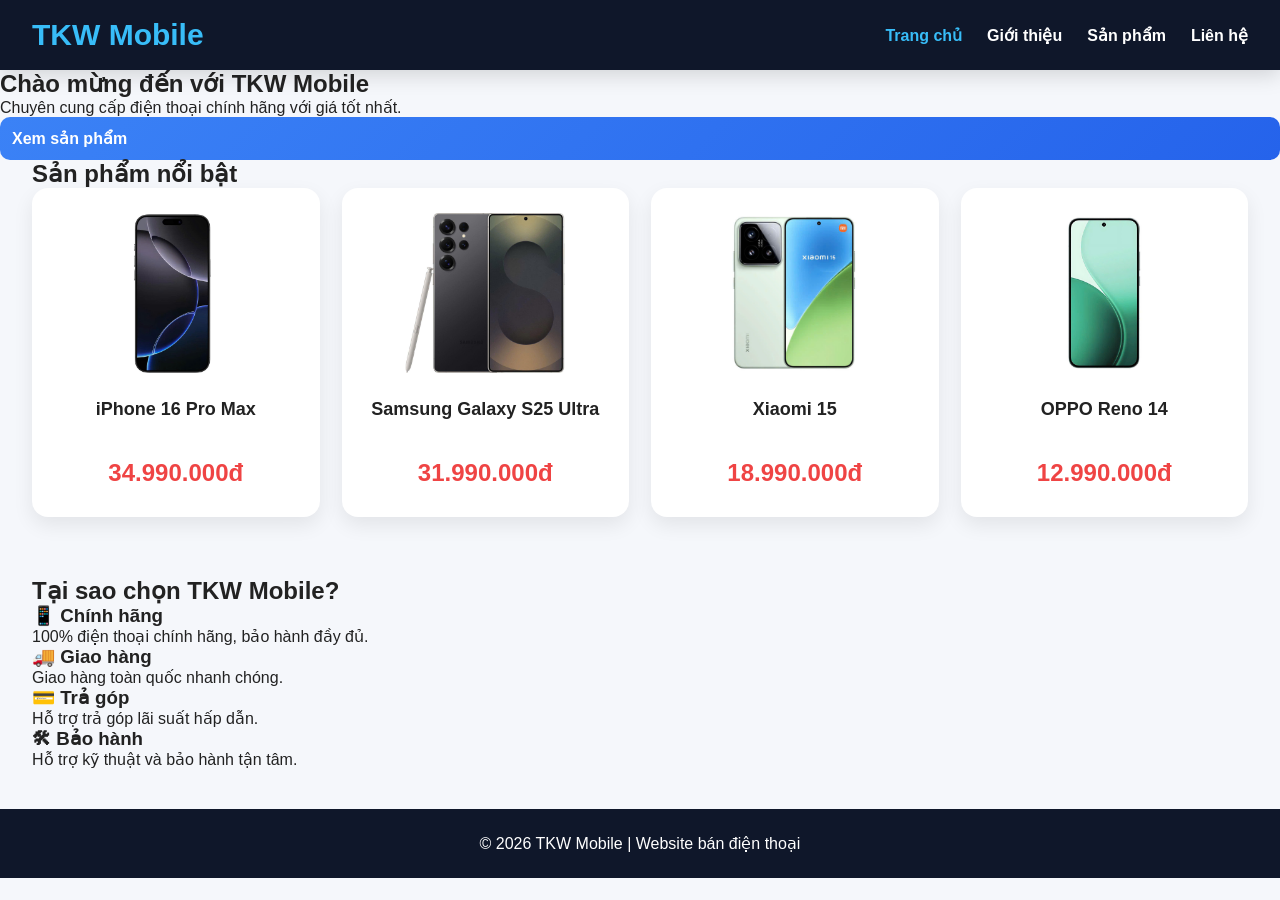
<file: index.html>
<!DOCTYPE html>
<html lang="vi">
<head>
    <meta charset="UTF-8">
    <meta name="viewport" content="width=device-width, initial-scale=1.0">
    <title>TKW Mobile | Website Bán Điện Thoại</title>
    <link rel="stylesheet" href="css/style.css">
</head>
<body>

<header>
    <div class="container">
        <h1>TKW Mobile</h1>

        <nav>
            <ul>
                <li><a href="index.html" class="active">Trang chủ</a></li>
                <li><a href="html/gioi-thieu.html">Giới thiệu</a></li>
                <li><a href="html/san-pham.html">Sản phẩm</a></li>
                <li><a href="html/lien-he.html">Liên hệ</a></li>
            </ul>
        </nav>
    </div>
</header>

<section class="hero">
    <div class="hero-content">
        <h2>Chào mừng đến với TKW Mobile</h2>
        <p>Chuyên cung cấp điện thoại chính hãng với giá tốt nhất.</p>
        <a href="html/san-pham.html" class="btn">Xem sản phẩm</a>
    </div>
</section>

<section class="container">
    <h2 class="title">Sản phẩm nổi bật</h2>

    <div class="products">

        <div class="product">
            <img src="assets/sp1.jpg" alt="iPhone 16 Pro Max">
            <h3>iPhone 16 Pro Max</h3>
            <p class="price">34.990.000đ</p>
        </div>

        <div class="product">
            <img src="assets/sp2.jpg" alt="Samsung Galaxy S25 Ultra">
            <h3>Samsung Galaxy S25 Ultra</h3>
            <p class="price">31.990.000đ</p>
        </div>

        <div class="product">
            <img src="assets/sp3.jpg" alt="Xiaomi 15">
            <h3>Xiaomi 15</h3>
            <p class="price">18.990.000đ</p>
        </div>

        <div class="product">
            <img src="assets/sp4.jpg" alt="OPPO Reno 14">
            <h3>OPPO Reno 14</h3>
            <p class="price">12.990.000đ</p>
        </div>

    </div>
</section>

<section class="about">
    <div class="container">
        <h2>Tại sao chọn TKW Mobile?</h2>

        <div class="features">

            <div class="feature">
                <h3>📱 Chính hãng</h3>
                <p>100% điện thoại chính hãng, bảo hành đầy đủ.</p>
            </div>

            <div class="feature">
                <h3>🚚 Giao hàng</h3>
                <p>Giao hàng toàn quốc nhanh chóng.</p>
            </div>

            <div class="feature">
                <h3>💳 Trả góp</h3>
                <p>Hỗ trợ trả góp lãi suất hấp dẫn.</p>
            </div>

            <div class="feature">
                <h3>🛠 Bảo hành</h3>
                <p>Hỗ trợ kỹ thuật và bảo hành tận tâm.</p>
            </div>

        </div>
    </div>
</section>

<footer>
    <p>© 2026 TKW Mobile | Website bán điện thoại</p>
</footer>

</body>
</html>
</file>
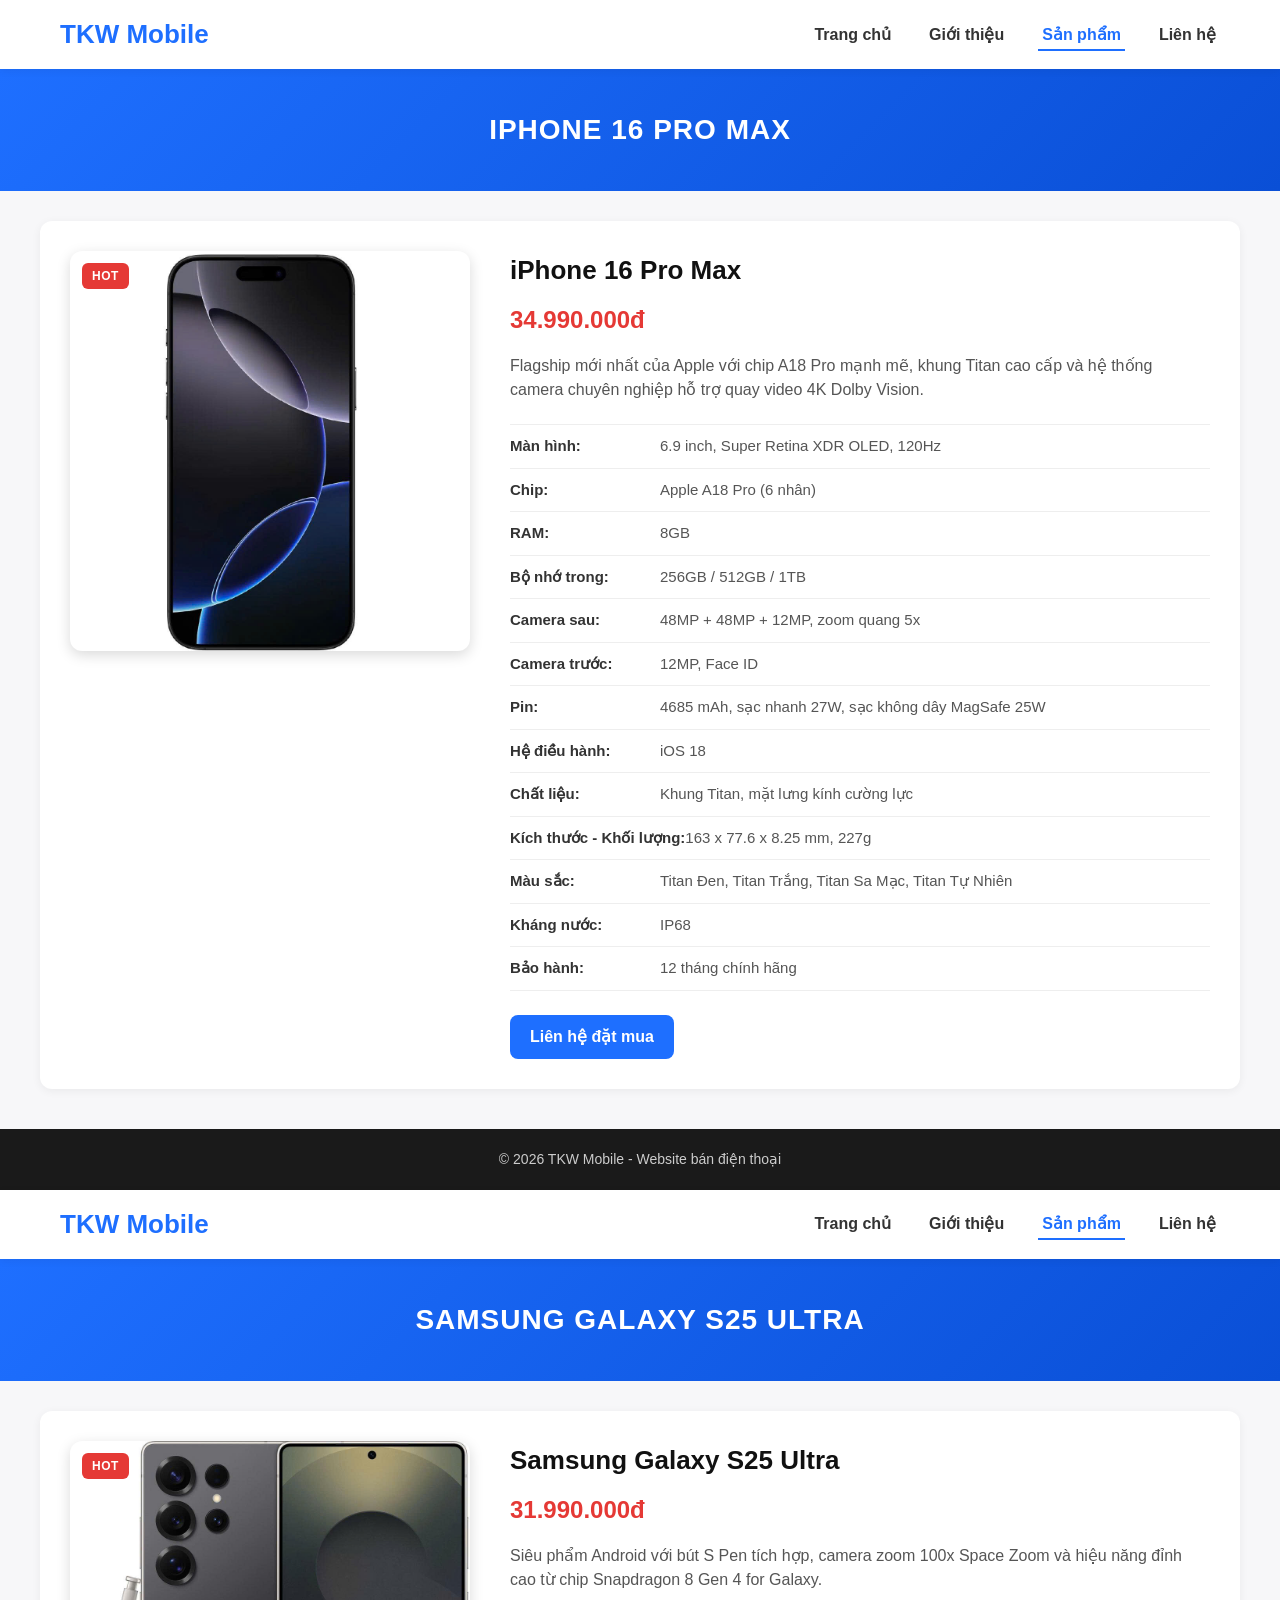
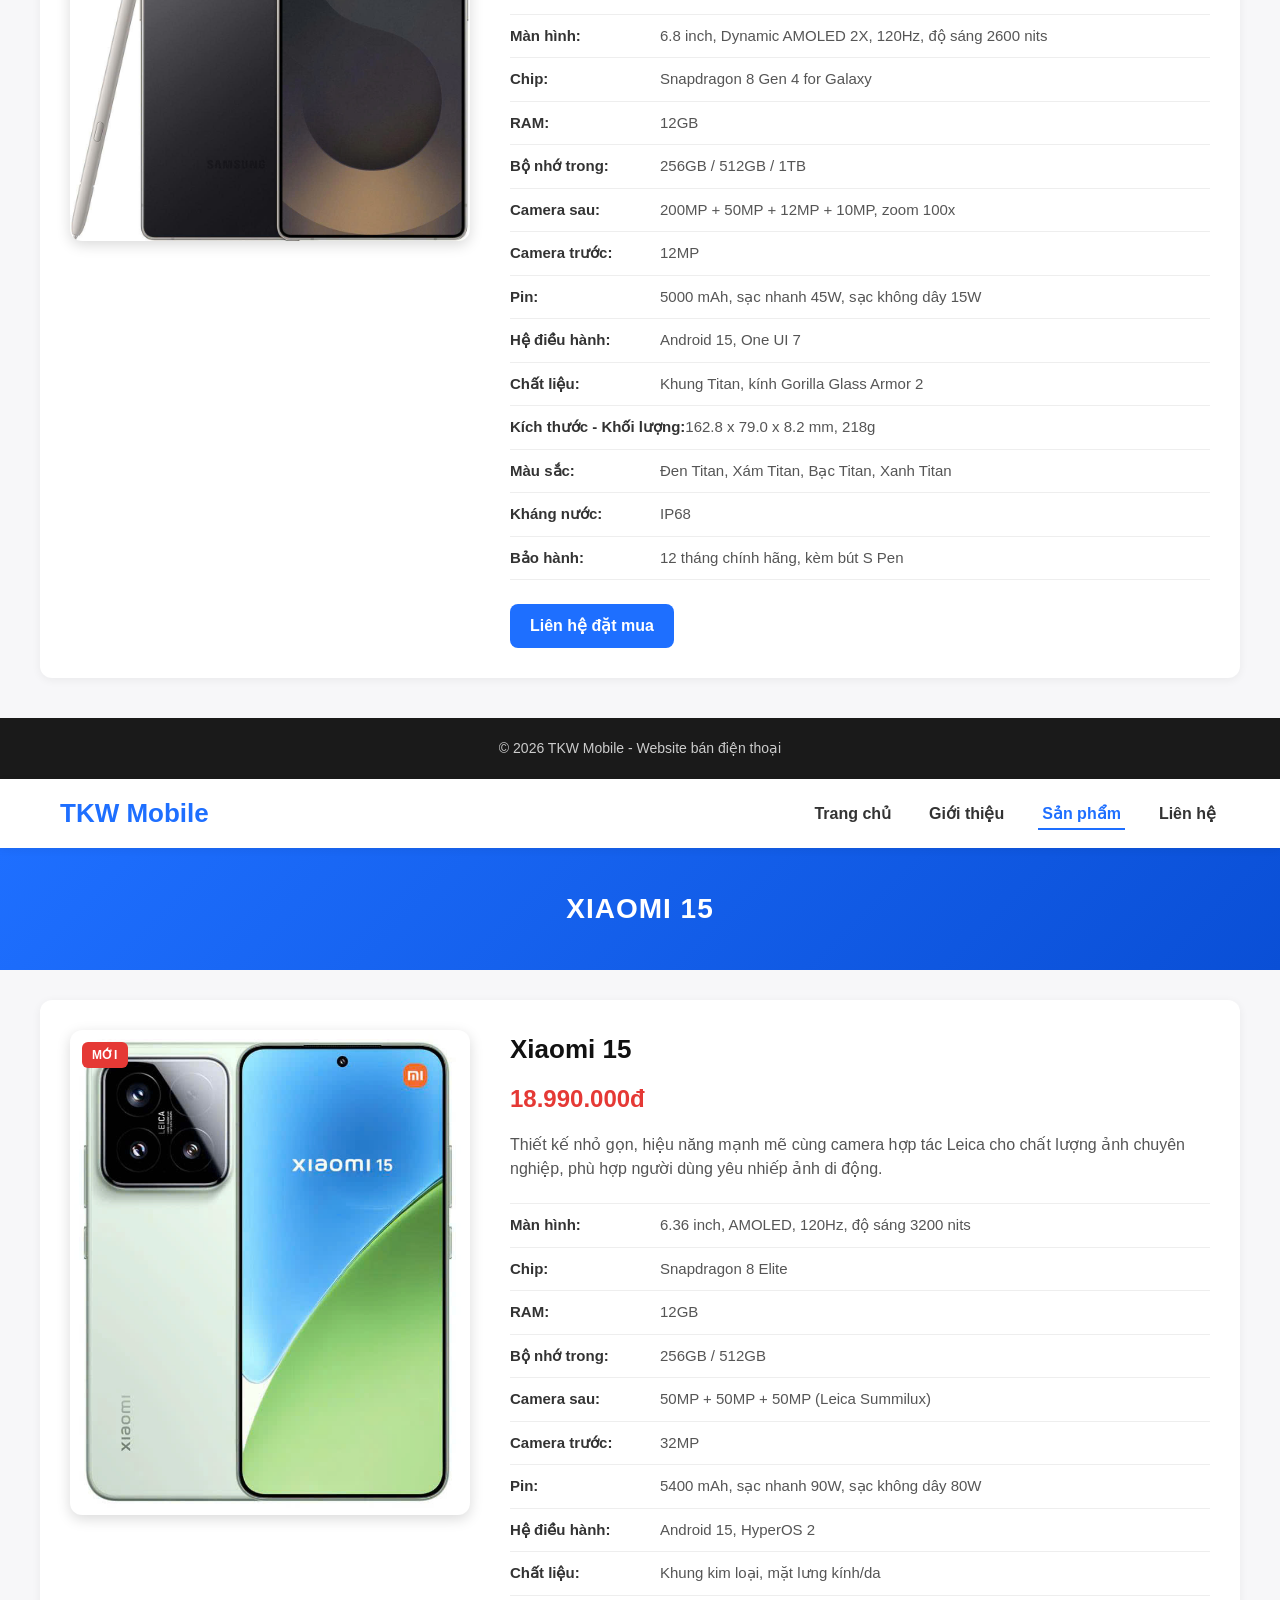
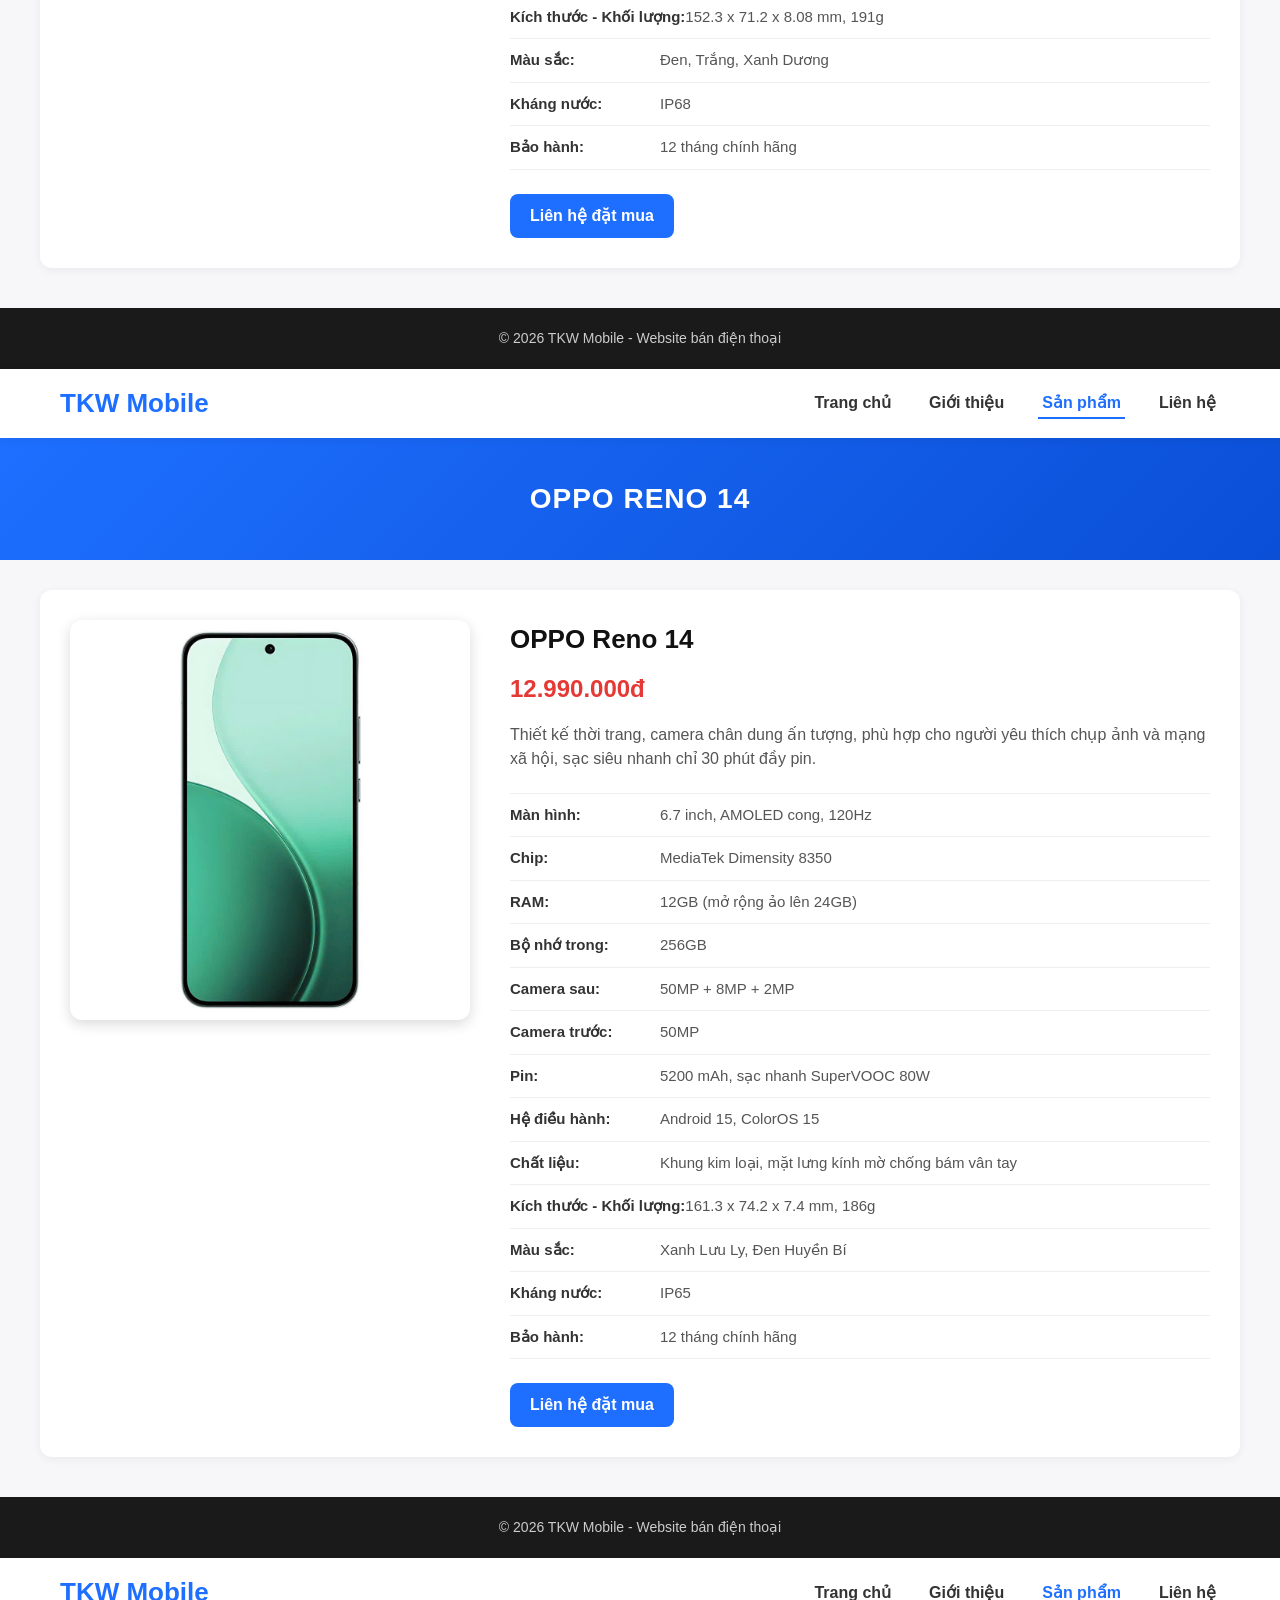
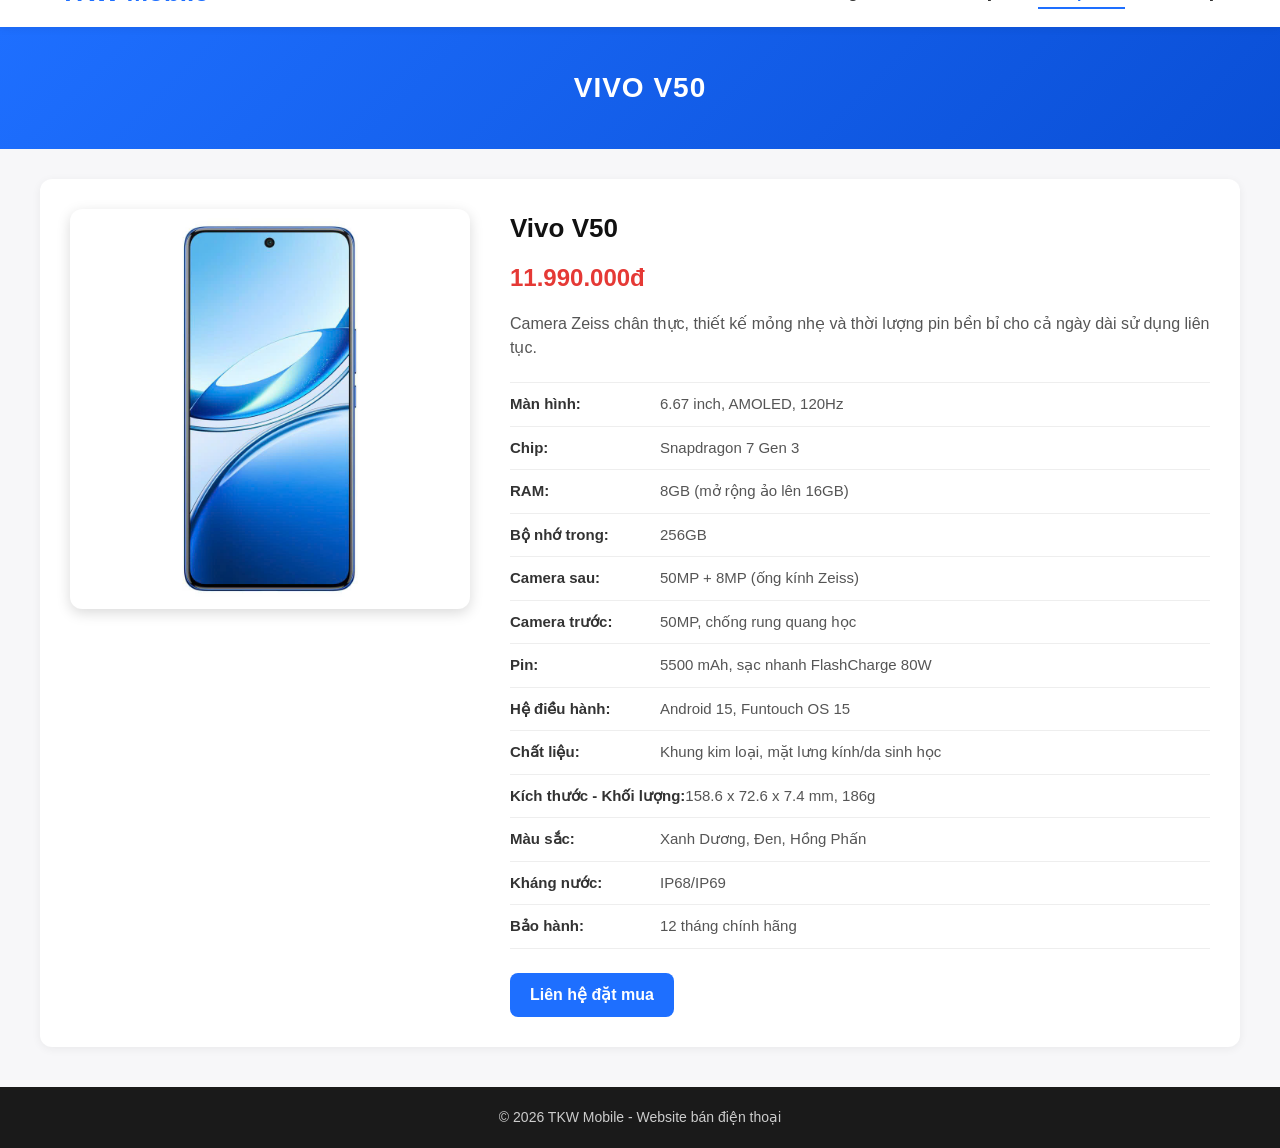
<file: html/chi-tiet.html>
<!DOCTYPE html>
<html lang="vi">
<head>
    <meta charset="UTF-8">
    <meta name="viewport" content="width=device-width, initial-scale=1.0">
    <title>iPhone 16 Pro Max | TKW Mobile</title>
    <style>
* {
    margin: 0;
    padding: 0;
    box-sizing: border-box;
}

body {
    font-family: "Segoe UI", Arial, sans-serif;
    color: #222;
    line-height: 1.5;
    background: #f7f7f9;
}

a {
    text-decoration: none;
    color: inherit;
}

ul {
    list-style: none;
}

img {
    max-width: 100%;
    display: block;
}

.container {
    max-width: 1200px;
    margin: 0 auto;
    padding: 0 20px;
}

header {
    background: #fff;
    box-shadow: 0 2px 8px rgba(0,0,0,0.06);
    position: sticky;
    top: 0;
    z-index: 100;
}

header .container {
    display: flex;
    align-items: center;
    justify-content: space-between;
    flex-wrap: wrap;
    padding-top: 15px;
    padding-bottom: 15px;
}

header h1 {
    color: #1e6fff;
    font-size: 26px;
    font-weight: 800;
}

header nav ul {
    display: flex;
    gap: 30px;
    flex-wrap: wrap;
}

header nav a {
    font-weight: 600;
    color: #333;
    padding: 6px 4px;
    border-bottom: 2px solid transparent;
    transition: border-color 0.2s, color 0.2s;
}

header nav a:hover,
header nav a.active {
    color: #1e6fff;
    border-bottom-color: #1e6fff;
}

.banner {
    background: linear-gradient(135deg, #1e6fff, #0a4fd6);
    padding: 40px 20px;
    text-align: center;
}

.banner h2 {
    color: #fff;
    font-size: 28px;
    letter-spacing: 1px;
}

.products {
    display: grid;
    grid-template-columns: repeat(auto-fit, minmax(220px, 1fr));
    gap: 24px;
    padding: 40px 20px;
}

.product {
    background: #fff;
    border-radius: 12px;
    overflow: hidden;
    box-shadow: 0 2px 10px rgba(0,0,0,0.08);
    text-align: center;
    padding: 16px;
    transition: transform 0.2s, box-shadow 0.2s;
    display: flex;
    flex-direction: column;
}

.product:hover {
    transform: translateY(-4px);
    box-shadow: 0 8px 20px rgba(0,0,0,0.12);
}

.product img {
    width: 100%;
    height: 180px;
    object-fit: cover;
    border-radius: 8px;
    margin-bottom: 12px;
    background: #eee;
}

.product h3 {
    font-size: 17px;
    margin-bottom: 8px;
    min-height: 44px;
}

.product .price {
    color: #e53935;
    font-weight: 700;
    font-size: 18px;
    margin-bottom: 14px;
}

.btn {
    display: inline-block;
    background: #1e6fff;
    color: #fff;
    padding: 10px 20px;
    border-radius: 8px;
    font-weight: 600;
    transition: background 0.2s;
    margin-top: auto;
}

.btn:hover {
    background: #0a4fd6;
}

.product-detail {
    display: flex;
    flex-wrap: wrap;
    gap: 40px;
    background: #fff;
    margin-top: 30px;
    padding: 30px;
    border-radius: 12px;
    box-shadow: 0 2px 10px rgba(0,0,0,0.06);
}

.product-detail-image {
    flex: 1 1 320px;
    max-width: 400px;
    position: relative;
}

.detail-badge {
    position: absolute;
    top: 12px;
    left: 12px;
    background: #e53935;
    color: #fff;
    font-size: 12px;
    font-weight: 700;
    padding: 4px 10px;
    border-radius: 6px;
    z-index: 2;
    letter-spacing: 0.5px;
}

.product-detail-image img {
    width: 100%;
    height: auto;
    border-radius: 12px;
    box-shadow: 0 4px 14px rgba(0,0,0,0.15);
    background: #eee;
}

.product-detail-info {
    flex: 2 1 400px;
}

.product-detail-info h2 {
    font-size: 26px;
    margin-bottom: 12px;
    color: #111;
}

.product-detail-info .price {
    font-size: 24px;
    color: #e53935;
    font-weight: 800;
    margin-bottom: 16px;
}

.product-detail-info .description {
    color: #555;
    margin-bottom: 22px;
}

.product-detail-info .specs {
    margin-bottom: 24px;
    border-top: 1px solid #eee;
}

.product-detail-info .specs li {
    display: flex;
    padding: 10px 0;
    border-bottom: 1px solid #eee;
    font-size: 15px;
}

.product-detail-info .specs li strong {
    min-width: 150px;
    color: #333;
    font-weight: 700;
}

.product-detail-info .specs li span {
    color: #555;
}

.section-title {
    margin: 40px 0 20px;
    padding: 0 20px;
    font-size: 20px;
    font-weight: 700;
}

.product-list {
    display: grid;
    grid-template-columns: repeat(auto-fit, minmax(200px, 1fr));
    gap: 20px;
    padding: 0 20px 20px;
}

.product-list .product img {
    height: 150px;
}

footer {
    background: #1a1a1a;
    color: #ccc;
    text-align: center;
    padding: 20px;
    margin-top: 40px;
    font-size: 14px;
}

@media (max-width: 600px) {
    header .container {
        flex-direction: column;
        align-items: flex-start;
        gap: 10px;
    }

    header nav ul {
        gap: 16px;
    }

    .product-detail {
        padding: 20px;
    }

    .product-detail-info .specs li strong {
        min-width: 120px;
    }
}
    </style>
</head>
<body>

<header>
    <div class="container">
        <h1>TKW Mobile</h1>

        <nav>
            <ul>
                <li><a href="../index.html">Trang chủ</a></li>
                <li><a href="gioi-thieu.html">Giới thiệu</a></li>
                <li><a href="san-pham.html" class="active">Sản phẩm</a></li>
                <li><a href="lien-he.html">Liên hệ</a></li>
            </ul>
        </nav>
    </div>
</header>

<section class="banner">
    <h2>IPHONE 16 PRO MAX</h2>
</section>

<section class="product-detail container">
    <div class="product-detail-image">
        <span class="detail-badge">HOT</span>
        <img src="../assets/sp1.jpg" alt="iPhone 16 Pro Max">
    </div>
    <div class="product-detail-info">
        <h2>iPhone 16 Pro Max</h2>
        <p class="price">34.990.000đ</p>
        <p class="description">Flagship mới nhất của Apple với chip A18 Pro mạnh mẽ, khung Titan cao cấp và hệ thống camera chuyên nghiệp hỗ trợ quay video 4K Dolby Vision.</p>
        <ul class="specs">
            <li><strong>Màn hình:</strong> <span>6.9 inch, Super Retina XDR OLED, 120Hz</span></li>
            <li><strong>Chip:</strong> <span>Apple A18 Pro (6 nhân)</span></li>
            <li><strong>RAM:</strong> <span>8GB</span></li>
            <li><strong>Bộ nhớ trong:</strong> <span>256GB / 512GB / 1TB</span></li>
            <li><strong>Camera sau:</strong> <span>48MP + 48MP + 12MP, zoom quang 5x</span></li>
            <li><strong>Camera trước:</strong> <span>12MP, Face ID</span></li>
            <li><strong>Pin:</strong> <span>4685 mAh, sạc nhanh 27W, sạc không dây MagSafe 25W</span></li>
            <li><strong>Hệ điều hành:</strong> <span>iOS 18</span></li>
            <li><strong>Chất liệu:</strong> <span>Khung Titan, mặt lưng kính cường lực</span></li>
            <li><strong>Kích thước - Khối lượng:</strong> <span>163 x 77.6 x 8.25 mm, 227g</span></li>
            <li><strong>Màu sắc:</strong> <span>Titan Đen, Titan Trắng, Titan Sa Mạc, Titan Tự Nhiên</span></li>
            <li><strong>Kháng nước:</strong> <span>IP68</span></li>
            <li><strong>Bảo hành:</strong> <span>12 tháng chính hãng</span></li>
        </ul>
        <a href="lien-he.html" class="btn">Liên hệ đặt mua</a>
    </div>
</section>

    </div>
</section>

<footer>
    <p>© 2026 TKW Mobile - Website bán điện thoại</p>
</footer>

</body>
</html>

<body>

<header>
    <div class="container">
        <h1>TKW Mobile</h1>
        <nav>
            <ul>
                <li><a href="../index.html">Trang chủ</a></li>
                <li><a href="gioi-thieu.html">Giới thiệu</a></li>
                <li><a href="san-pham.html" class="active">Sản phẩm</a></li>
                <li><a href="lien-he.html">Liên hệ</a></li>
            </ul>
        </nav>
    </div>
</header>

<section class="banner">
    <h2>SAMSUNG GALAXY S25 ULTRA</h2>
</section>

<section class="product-detail container">
    <div class="product-detail-image">
        <span class="detail-badge">HOT</span>
        <img src="../assets/sp2.jpg" alt="Samsung Galaxy S25 Ultra">
    </div>
    <div class="product-detail-info">
        <h2>Samsung Galaxy S25 Ultra</h2>
        <p class="price">31.990.000đ</p>
        <p class="description">Siêu phẩm Android với bút S Pen tích hợp, camera zoom 100x Space Zoom và hiệu năng đỉnh cao từ chip Snapdragon 8 Gen 4 for Galaxy.</p>
        <ul class="specs">
            <li><strong>Màn hình:</strong> <span>6.8 inch, Dynamic AMOLED 2X, 120Hz, độ sáng 2600 nits</span></li>
            <li><strong>Chip:</strong> <span>Snapdragon 8 Gen 4 for Galaxy</span></li>
            <li><strong>RAM:</strong> <span>12GB</span></li>
            <li><strong>Bộ nhớ trong:</strong> <span>256GB / 512GB / 1TB</span></li>
            <li><strong>Camera sau:</strong> <span>200MP + 50MP + 12MP + 10MP, zoom 100x</span></li>
            <li><strong>Camera trước:</strong> <span>12MP</span></li>
            <li><strong>Pin:</strong> <span>5000 mAh, sạc nhanh 45W, sạc không dây 15W</span></li>
            <li><strong>Hệ điều hành:</strong> <span>Android 15, One UI 7</span></li>
            <li><strong>Chất liệu:</strong> <span>Khung Titan, kính Gorilla Glass Armor 2</span></li>
            <li><strong>Kích thước - Khối lượng:</strong> <span>162.8 x 79.0 x 8.2 mm, 218g</span></li>
            <li><strong>Màu sắc:</strong> <span>Đen Titan, Xám Titan, Bạc Titan, Xanh Titan</span></li>
            <li><strong>Kháng nước:</strong> <span>IP68</span></li>
            <li><strong>Bảo hành:</strong> <span>12 tháng chính hãng, kèm bút S Pen</span></li>
        </ul>
        <a href="lien-he.html" class="btn">Liên hệ đặt mua</a>
    </div>
</section>


<footer>
    <p>© 2026 TKW Mobile - Website bán điện thoại</p>
</footer>

</body>
</html>

<body>

<header>
    <div class="container">
        <h1>TKW Mobile</h1>
        <nav>
            <ul>
                <li><a href="../index.html">Trang chủ</a></li>
                <li><a href="gioi-thieu.html">Giới thiệu</a></li>
                <li><a href="san-pham.html" class="active">Sản phẩm</a></li>
                <li><a href="lien-he.html">Liên hệ</a></li>
            </ul>
        </nav>
    </div>
</header>

<section class="banner">
    <h2>XIAOMI 15</h2>
</section>

<section class="product-detail container">
    <div class="product-detail-image">
        <span class="detail-badge">MỚI</span>
        <img src="../assets/sp3.jpg" alt="Xiaomi 15">
    </div>
    <div class="product-detail-info">
        <h2>Xiaomi 15</h2>
        <p class="price">18.990.000đ</p>
        <p class="description">Thiết kế nhỏ gọn, hiệu năng mạnh mẽ cùng camera hợp tác Leica cho chất lượng ảnh chuyên nghiệp, phù hợp người dùng yêu nhiếp ảnh di động.</p>
        <ul class="specs">
            <li><strong>Màn hình:</strong> <span>6.36 inch, AMOLED, 120Hz, độ sáng 3200 nits</span></li>
            <li><strong>Chip:</strong> <span>Snapdragon 8 Elite</span></li>
            <li><strong>RAM:</strong> <span>12GB</span></li>
            <li><strong>Bộ nhớ trong:</strong> <span>256GB / 512GB</span></li>
            <li><strong>Camera sau:</strong> <span>50MP + 50MP + 50MP (Leica Summilux)</span></li>
            <li><strong>Camera trước:</strong> <span>32MP</span></li>
            <li><strong>Pin:</strong> <span>5400 mAh, sạc nhanh 90W, sạc không dây 80W</span></li>
            <li><strong>Hệ điều hành:</strong> <span>Android 15, HyperOS 2</span></li>
            <li><strong>Chất liệu:</strong> <span>Khung kim loại, mặt lưng kính/da</span></li>
            <li><strong>Kích thước - Khối lượng:</strong> <span>152.3 x 71.2 x 8.08 mm, 191g</span></li>
            <li><strong>Màu sắc:</strong> <span>Đen, Trắng, Xanh Dương</span></li>
            <li><strong>Kháng nước:</strong> <span>IP68</span></li>
            <li><strong>Bảo hành:</strong> <span>12 tháng chính hãng</span></li>
        </ul>
        <a href="lien-he.html" class="btn">Liên hệ đặt mua</a>
    </div>
</section>

    </div>
</section>

<footer>
    <p>© 2026 TKW Mobile - Website bán điện thoại</p>
</footer>

</body>
</html>

<body>

<header>
    <div class="container">
        <h1>TKW Mobile</h1>
        <nav>
            <ul>
                <li><a href="../index.html">Trang chủ</a></li>
                <li><a href="gioi-thieu.html">Giới thiệu</a></li>
                <li><a href="san-pham.html" class="active">Sản phẩm</a></li>
                <li><a href="lien-he.html">Liên hệ</a></li>
            </ul>
        </nav>
    </div>
</header>

<section class="banner">
    <h2>OPPO RENO 14</h2>
</section>

<section class="product-detail container">
    <div class="product-detail-image">
        <img src="../assets/sp4.jpg" alt="OPPO Reno 14">
    </div>
    <div class="product-detail-info">
        <h2>OPPO Reno 14</h2>
        <p class="price">12.990.000đ</p>
        <p class="description">Thiết kế thời trang, camera chân dung ấn tượng, phù hợp cho người yêu thích chụp ảnh và mạng xã hội, sạc siêu nhanh chỉ 30 phút đầy pin.</p>
        <ul class="specs">
            <li><strong>Màn hình:</strong> <span>6.7 inch, AMOLED cong, 120Hz</span></li>
            <li><strong>Chip:</strong> <span>MediaTek Dimensity 8350</span></li>
            <li><strong>RAM:</strong> <span>12GB (mở rộng ảo lên 24GB)</span></li>
            <li><strong>Bộ nhớ trong:</strong> <span>256GB</span></li>
            <li><strong>Camera sau:</strong> <span>50MP + 8MP + 2MP</span></li>
            <li><strong>Camera trước:</strong> <span>50MP</span></li>
            <li><strong>Pin:</strong> <span>5200 mAh, sạc nhanh SuperVOOC 80W</span></li>
            <li><strong>Hệ điều hành:</strong> <span>Android 15, ColorOS 15</span></li>
            <li><strong>Chất liệu:</strong> <span>Khung kim loại, mặt lưng kính mờ chống bám vân tay</span></li>
            <li><strong>Kích thước - Khối lượng:</strong> <span>161.3 x 74.2 x 7.4 mm, 186g</span></li>
            <li><strong>Màu sắc:</strong> <span>Xanh Lưu Ly, Đen Huyền Bí</span></li>
            <li><strong>Kháng nước:</strong> <span>IP65</span></li>
            <li><strong>Bảo hành:</strong> <span>12 tháng chính hãng</span></li>
        </ul>
        <a href="lien-he.html" class="btn">Liên hệ đặt mua</a>
    </div>
</section>

    </div>
</section>

<footer>
    <p>© 2026 TKW Mobile - Website bán điện thoại</p>
</footer>

</body>
</html>

<body>

<header>
    <div class="container">
        <h1>TKW Mobile</h1>
        <nav>
            <ul>
                <li><a href="../index.html">Trang chủ</a></li>
                <li><a href="gioi-thieu.html">Giới thiệu</a></li>
                <li><a href="san-pham.html" class="active">Sản phẩm</a></li>
                <li><a href="lien-he.html">Liên hệ</a></li>
            </ul>
        </nav>
    </div>
</header>

<section class="banner">
    <h2>VIVO V50</h2>
</section>

<section class="product-detail container">
    <div class="product-detail-image">
        <img src="../assets/sp5.jpg" alt="Vivo V50">
    </div>
    <div class="product-detail-info">
        <h2>Vivo V50</h2>
        <p class="price">11.990.000đ</p>
        <p class="description">Camera Zeiss chân thực, thiết kế mỏng nhẹ và thời lượng pin bền bỉ cho cả ngày dài sử dụng liên tục.</p>
        <ul class="specs">
            <li><strong>Màn hình:</strong> <span>6.67 inch, AMOLED, 120Hz</span></li>
            <li><strong>Chip:</strong> <span>Snapdragon 7 Gen 3</span></li>
            <li><strong>RAM:</strong> <span>8GB (mở rộng ảo lên 16GB)</span></li>
            <li><strong>Bộ nhớ trong:</strong> <span>256GB</span></li>
            <li><strong>Camera sau:</strong> <span>50MP + 8MP (ống kính Zeiss)</span></li>
            <li><strong>Camera trước:</strong> <span>50MP, chống rung quang học</span></li>
            <li><strong>Pin:</strong> <span>5500 mAh, sạc nhanh FlashCharge 80W</span></li>
            <li><strong>Hệ điều hành:</strong> <span>Android 15, Funtouch OS 15</span></li>
            <li><strong>Chất liệu:</strong> <span>Khung kim loại, mặt lưng kính/da sinh học</span></li>
            <li><strong>Kích thước - Khối lượng:</strong> <span>158.6 x 72.6 x 7.4 mm, 186g</span></li>
            <li><strong>Màu sắc:</strong> <span>Xanh Dương, Đen, Hồng Phấn</span></li>
            <li><strong>Kháng nước:</strong> <span>IP68/IP69</span></li>
            <li><strong>Bảo hành:</strong> <span>12 tháng chính hãng</span></li>
        </ul>
        <a href="lien-he.html" class="btn">Liên hệ đặt mua</a>
    </div>
</section>

    </div>
</section>

<footer>
    <p>© 2026 TKW Mobile - Website bán điện thoại</p>
</footer>

</body>
</html>
</file>
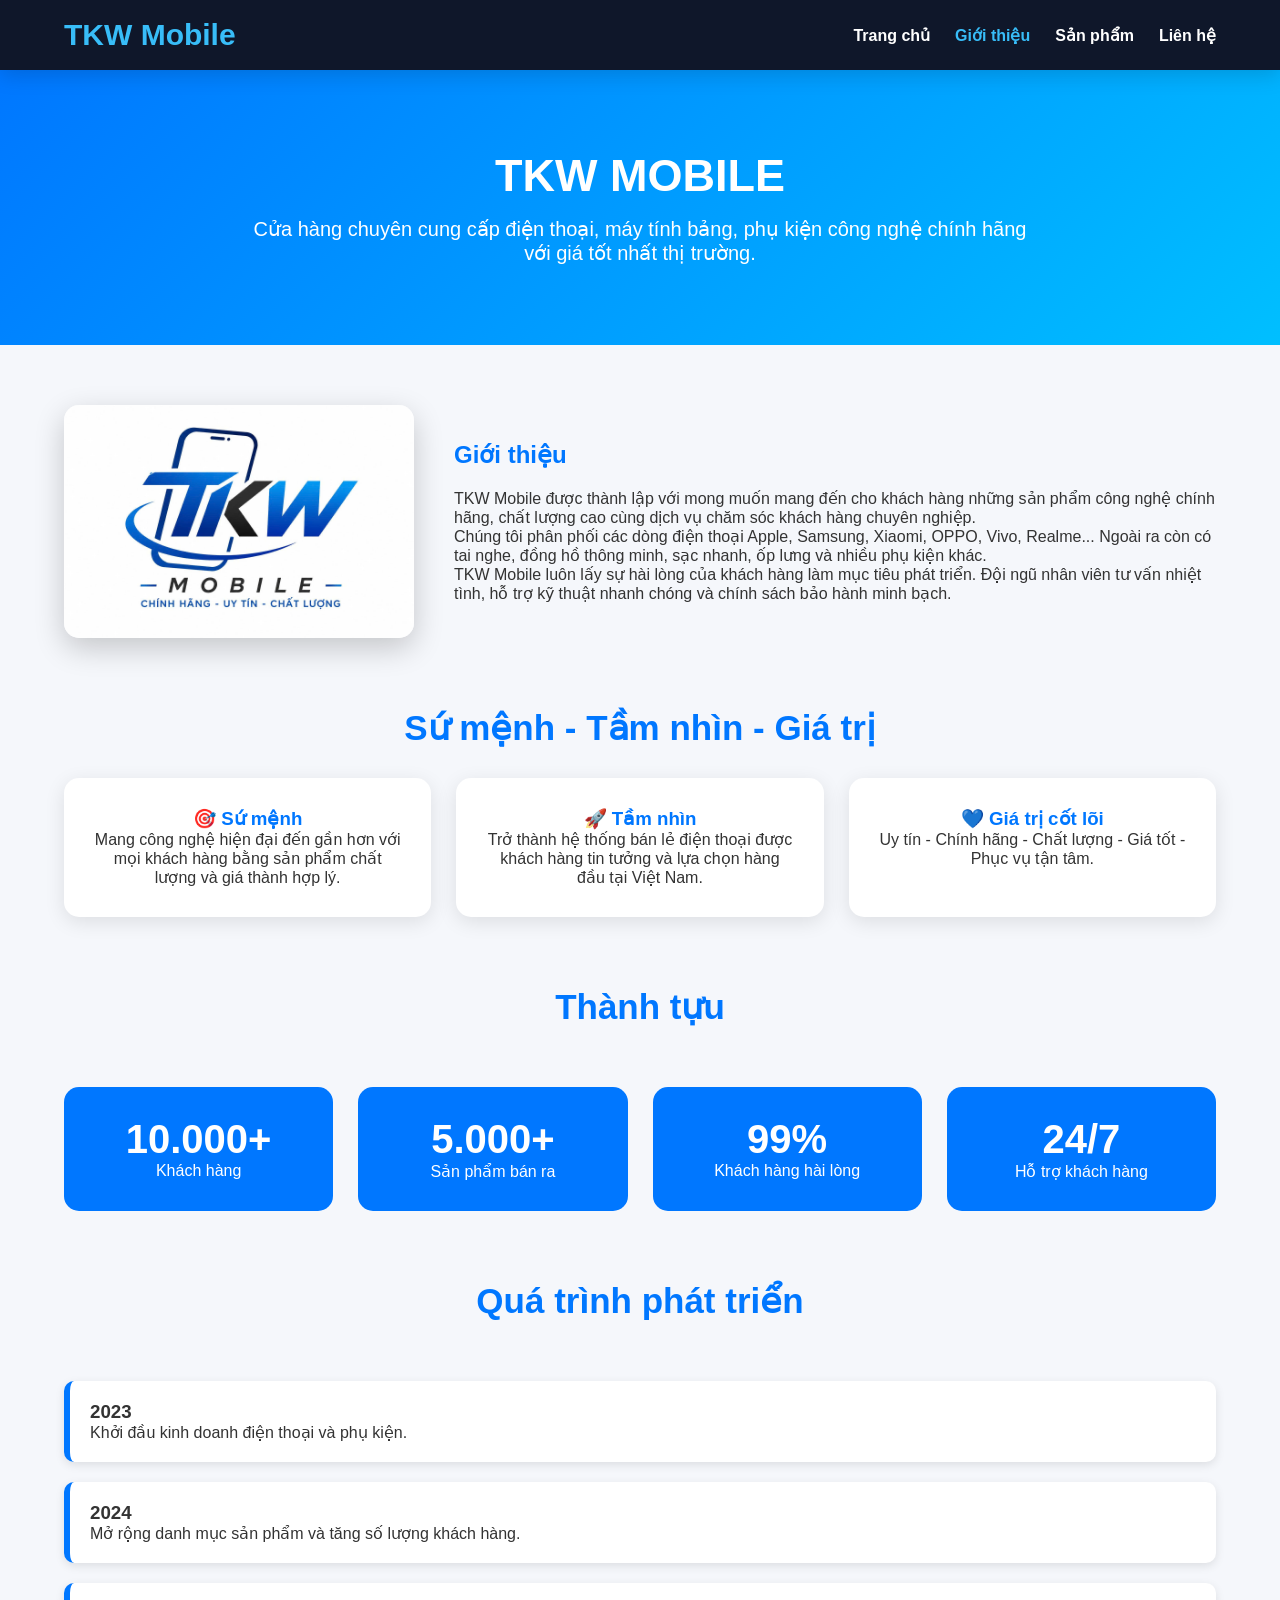
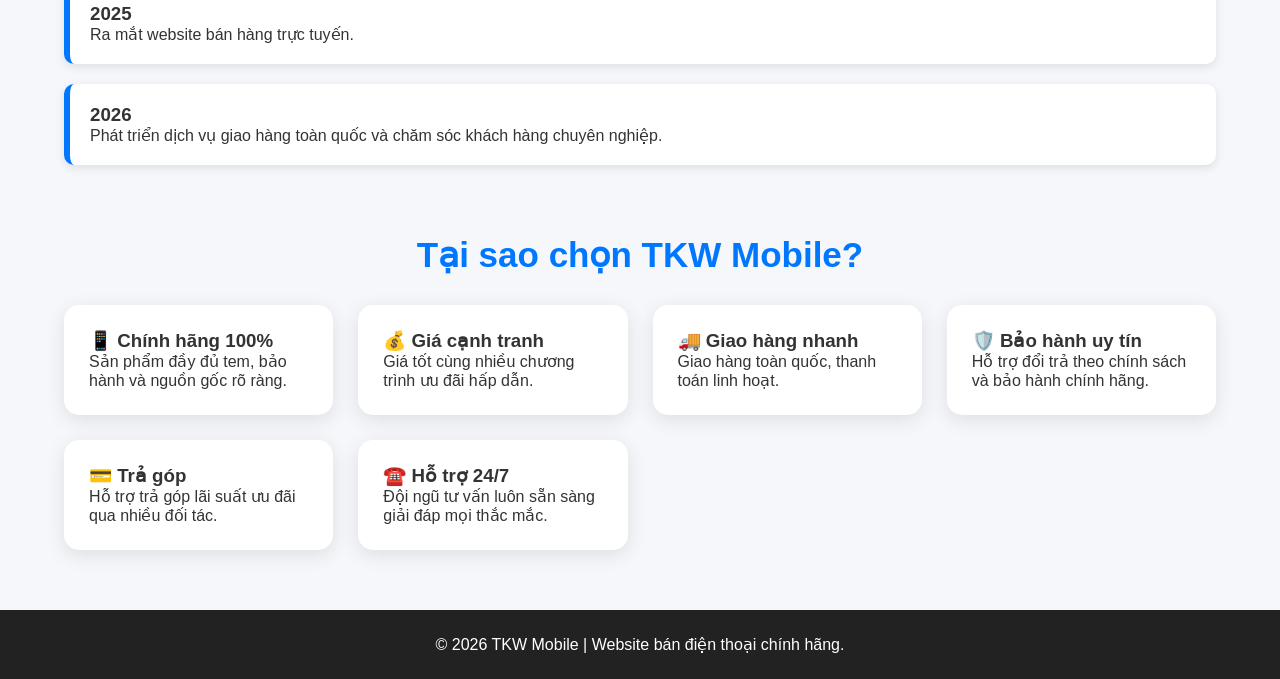
<file: html/gioi-thieu.html>
<!DOCTYPE html>
<html lang="vi">
<head>
    <meta charset="UTF-8">
    <meta name="viewport" content="width=device-width, initial-scale=1.0">
    <title>Giới thiệu | TKW Mobile</title>
    <link rel="stylesheet" href="../css/style.css">

    <style>
        body{
            margin:0;
            font-family:Arial,Helvetica,sans-serif;
            background:#f5f7fb;
            color:#333;
        }

        .hero{
            background:linear-gradient(135deg,#0077ff,#00bfff);
            color:white;
            text-align:center;
            padding:80px 20px;
        }

        .hero h1{
            font-size:45px;
            margin-bottom:15px;
        }

        .hero p{
            font-size:20px;
            max-width:800px;
            margin:auto;
        }

        .container{
            width:90%;
            max-width:1200px;
            margin:auto;
        }

        .about{
            display:flex;
            gap:40px;
            align-items:center;
            margin:60px auto;
            flex-wrap:wrap;
        }

        .about img{
            width:350px;
            max-width:100%;
            border-radius:15px;
            box-shadow:0 10px 30px rgba(0,0,0,.2);
        }

        .about-content{
            flex:1;
        }

        .about-content h2{
            color:#0077ff;
            margin-bottom:20px;
        }

        .section-title{
            text-align:center;
            margin:70px 0 30px;
            color:#0077ff;
            font-size:35px;
        }

        .grid{
            display:grid;
            grid-template-columns:repeat(auto-fit,minmax(250px,1fr));
            gap:25px;
            margin-bottom:50px;
        }

        .card{
            background:white;
            padding:30px;
            border-radius:15px;
            text-align:center;
            box-shadow:0 5px 20px rgba(0,0,0,.1);
            transition:.3s;
        }

        .card:hover{
            transform:translateY(-10px);
            box-shadow:0 15px 35px rgba(0,0,0,.2);
        }

        .card h3{
            color:#0077ff;
        }

        .stats{
            display:grid;
            grid-template-columns:repeat(auto-fit,minmax(200px,1fr));
            gap:25px;
            margin:60px 0;
        }

        .stat{
            background:#0077ff;
            color:white;
            padding:30px;
            border-radius:15px;
            text-align:center;
        }

        .stat h2{
            font-size:40px;
            margin:0;
        }

        .timeline{
            margin:60px auto;
        }

        .timeline-item{
            background:white;
            margin:20px 0;
            padding:20px;
            border-left:6px solid #0077ff;
            border-radius:10px;
            box-shadow:0 3px 10px rgba(0,0,0,.1);
        }

        .why{
            display:grid;
            grid-template-columns:repeat(auto-fit,minmax(250px,1fr));
            gap:25px;
            margin-bottom:60px;
        }

        .why .box{
            background:white;
            padding:25px;
            border-radius:15px;
            box-shadow:0 5px 20px rgba(0,0,0,.1);
            transition:.3s;
        }

        .why .box:hover{
            transform:translateY(-8px);
        }

        footer{
            background:#222;
            color:white;
            text-align:center;
            padding:25px;
        }

        @media(max-width:768px){

            .hero h1{
                font-size:32px;
            }

            .about{
                text-align:center;
            }

        }
    </style>

</head>
<body>

<header>
<div class="container">
<h1>TKW Mobile</h1>

<nav>
<ul>
<li><a href="../index.html">Trang chủ</a></li>
<li><a href="gioi-thieu.html" class="active">Giới thiệu</a></li>
<li><a href="san-pham.html">Sản phẩm</a></li>
<li><a href="lien-he.html">Liên hệ</a></li>
</ul>
</nav>

</div>
</header>

<section class="hero">

<h1>TKW MOBILE</h1>

<p>
Cửa hàng chuyên cung cấp điện thoại, máy tính bảng,
phụ kiện công nghệ chính hãng với giá tốt nhất thị trường.
</p>

</section>

<div class="container">

<section class="about">

<img src="../assets/logo.jpg"  alt="logo" />

<div class="about-content">

<h2>Giới thiệu</h2>

<p>
TKW Mobile được thành lập với mong muốn mang đến cho khách hàng
những sản phẩm công nghệ chính hãng, chất lượng cao cùng dịch vụ
chăm sóc khách hàng chuyên nghiệp.
</p>

<p>
Chúng tôi phân phối các dòng điện thoại Apple, Samsung,
Xiaomi, OPPO, Vivo, Realme...
Ngoài ra còn có tai nghe, đồng hồ thông minh, sạc nhanh,
ốp lưng và nhiều phụ kiện khác.
</p>

<p>
TKW Mobile luôn lấy sự hài lòng của khách hàng làm mục tiêu phát triển.
Đội ngũ nhân viên tư vấn nhiệt tình, hỗ trợ kỹ thuật nhanh chóng
và chính sách bảo hành minh bạch.
</p>

</div>

</section>

<h2 class="section-title">Sứ mệnh - Tầm nhìn - Giá trị</h2>

<div class="grid">

<div class="card">
<h3>🎯 Sứ mệnh</h3>
<p>
Mang công nghệ hiện đại đến gần hơn với mọi khách hàng
bằng sản phẩm chất lượng và giá thành hợp lý.
</p>
</div>

<div class="card">
<h3>🚀 Tầm nhìn</h3>
<p>
Trở thành hệ thống bán lẻ điện thoại được khách hàng
tin tưởng và lựa chọn hàng đầu tại Việt Nam.
</p>
</div>

<div class="card">
<h3>💙 Giá trị cốt lõi</h3>
<p>
Uy tín - Chính hãng - Chất lượng - Giá tốt - Phục vụ tận tâm.
</p>
</div>

</div>

<h2 class="section-title">Thành tựu</h2>

<div class="stats">

<div class="stat">
<h2>10.000+</h2>
<p>Khách hàng</p>
</div>

<div class="stat">
<h2>5.000+</h2>
<p>Sản phẩm bán ra</p>
</div>

<div class="stat">
<h2>99%</h2>
<p>Khách hàng hài lòng</p>
</div>

<div class="stat">
<h2>24/7</h2>
<p>Hỗ trợ khách hàng</p>
</div>

</div>

<h2 class="section-title">Quá trình phát triển</h2>

<div class="timeline">

<div class="timeline-item">
<h3>2023</h3>
<p>Khởi đầu kinh doanh điện thoại và phụ kiện.</p>
</div>

<div class="timeline-item">
<h3>2024</h3>
<p>Mở rộng danh mục sản phẩm và tăng số lượng khách hàng.</p>
</div>

<div class="timeline-item">
<h3>2025</h3>
<p>Ra mắt website bán hàng trực tuyến.</p>
</div>

<div class="timeline-item">
<h3>2026</h3>
<p>Phát triển dịch vụ giao hàng toàn quốc và chăm sóc khách hàng chuyên nghiệp.</p>
</div>

</div>

<h2 class="section-title">Tại sao chọn TKW Mobile?</h2>

<div class="why">

<div class="box">
<h3>📱 Chính hãng 100%</h3>
<p>Sản phẩm đầy đủ tem, bảo hành và nguồn gốc rõ ràng.</p>
</div>

<div class="box">
<h3>💰 Giá cạnh tranh</h3>
<p>Giá tốt cùng nhiều chương trình ưu đãi hấp dẫn.</p>
</div>

<div class="box">
<h3>🚚 Giao hàng nhanh</h3>
<p>Giao hàng toàn quốc, thanh toán linh hoạt.</p>
</div>

<div class="box">
<h3>🛡️ Bảo hành uy tín</h3>
<p>Hỗ trợ đổi trả theo chính sách và bảo hành chính hãng.</p>
</div>

<div class="box">
<h3>💳 Trả góp</h3>
<p>Hỗ trợ trả góp lãi suất ưu đãi qua nhiều đối tác.</p>
</div>

<div class="box">
<h3>☎️ Hỗ trợ 24/7</h3>
<p>Đội ngũ tư vấn luôn sẵn sàng giải đáp mọi thắc mắc.</p>
</div>

</div>

</div>

<footer>

<p>© 2026 TKW Mobile | Website bán điện thoại chính hãng.</p>

</footer>

</body>
</html>
</file>
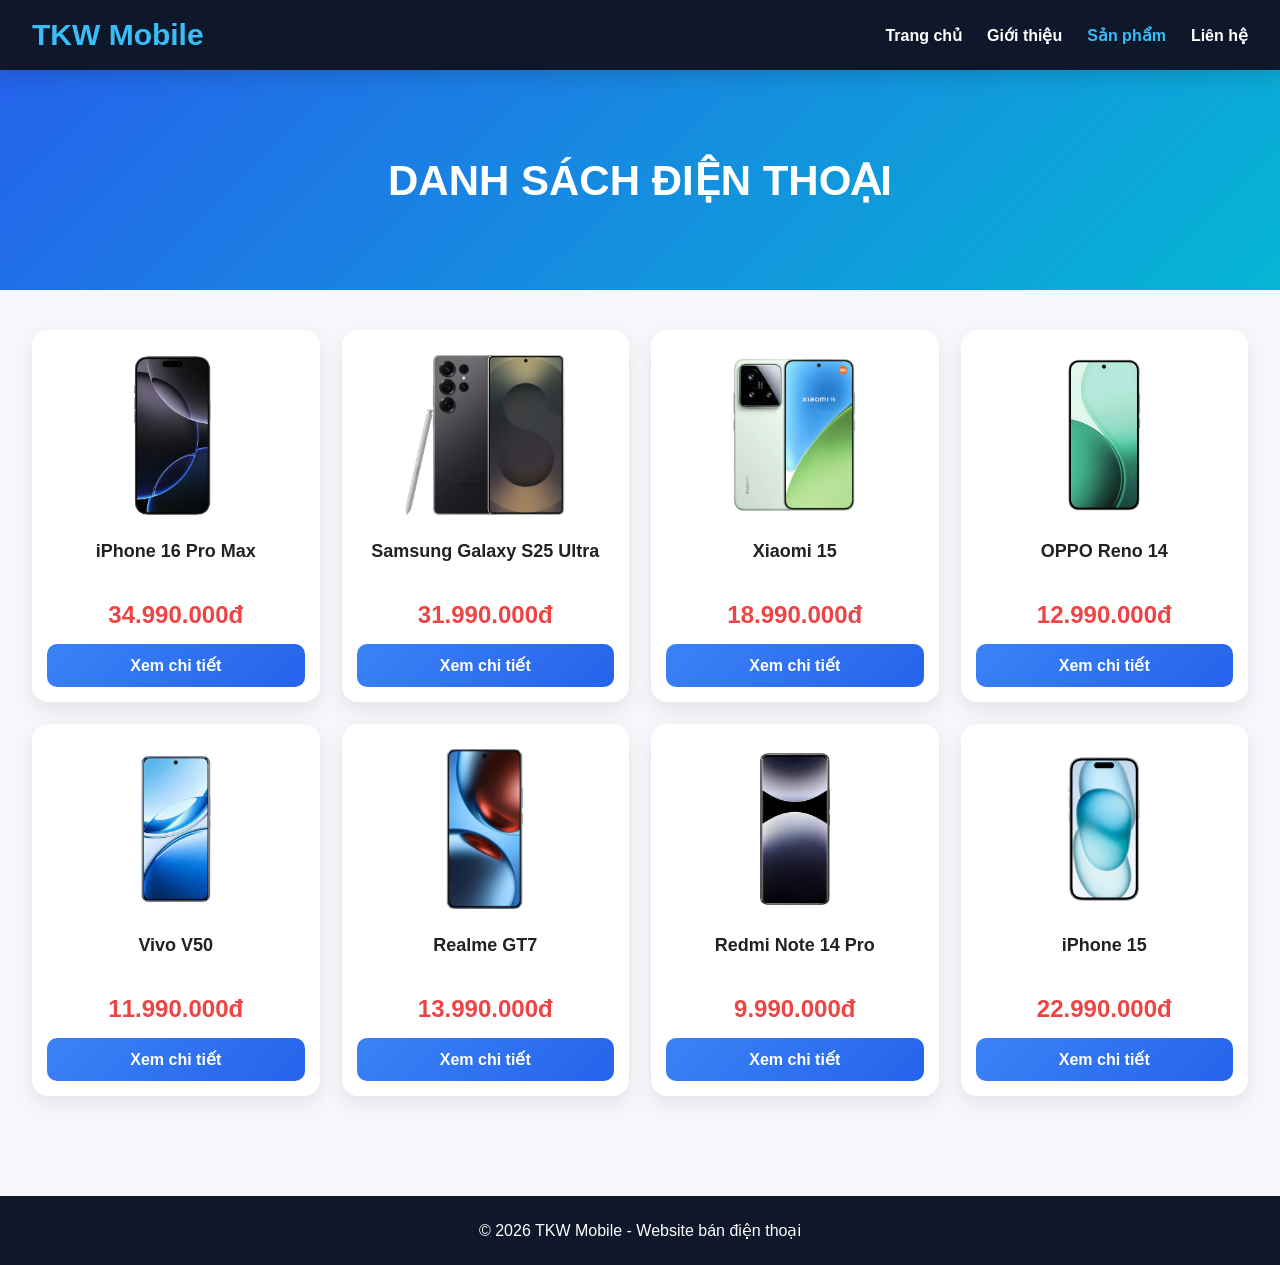
<file: html/san-pham.html>
<!DOCTYPE html>
<html lang="vi">
<head>
    <meta charset="UTF-8">
    <meta name="viewport" content="width=device-width, initial-scale=1.0">
    <title>Sản phẩm | TKW Mobile</title>
    <link rel="stylesheet" href="../css/style.css">
</head>
<body>

<header>
    <div class="container">
        <h1>TKW Mobile</h1>

        <nav>
            <ul>
                <li><a href="../index.html">Trang chủ</a></li>
                <li><a href="gioi-thieu.html">Giới thiệu</a></li>
                <li><a href="san-pham.html" class="active">Sản phẩm</a></li>
                <li><a href="lien-he.html">Liên hệ</a></li>
            </ul>
        </nav>
    </div>
</header>

<section class="banner">
    <h2>DANH SÁCH ĐIỆN THOẠI</h2>
</section>

<section class="products container">

    <div class="product">
        <img src="../assets/sp1.jpg" alt="">
        <h3>iPhone 16 Pro Max</h3>
        <p class="price">34.990.000đ</p>
        <a href="chi-tiet.html" class="btn">Xem chi tiết</a>
    </div>

    <div class="product">
        <img src="../assets/sp2.jpg" alt="">
        <h3>Samsung Galaxy S25 Ultra</h3>
        <p class="price">31.990.000đ</p>
        <a href="chi-tiet.html" class="btn">Xem chi tiết</a>
    </div>

    <div class="product">
        <img src="../assets/sp3.jpg" alt="">
        <h3>Xiaomi 15</h3>
        <p class="price">18.990.000đ</p>
        <a href="chi-tiet.html" class="btn">Xem chi tiết</a>
    </div>

    <div class="product">
        <img src="../assets/sp4.jpg" alt="">
        <h3>OPPO Reno 14</h3>
        <p class="price">12.990.000đ</p>
        <a href="chi-tiet.html" class="btn">Xem chi tiết</a>
    </div>

    <div class="product">
        <img src="../assets/sp5.jpg" alt="">
        <h3>Vivo V50</h3>
        <p class="price">11.990.000đ</p>
        <a href="chi-tiet.html" class="btn">Xem chi tiết</a>
    </div>

    <div class="product">
        <img src="../assets/sp6.jpg" alt="">
        <h3>Realme GT7</h3>
        <p class="price">13.990.000đ</p>
        <a href="chi-tiet.html" class="btn">Xem chi tiết</a>
    </div>

    <div class="product">
        <img src="../assets/sp7.jpg" alt="">
        <h3>Redmi Note 14 Pro</h3>
        <p class="price">9.990.000đ</p>
        <a href="chi-tiet.html" class="btn">Xem chi tiết</a>
    </div>

    <div class="product">
        <img src="../assets/sp8.jpg" alt="">
        <h3>iPhone 15</h3>
        <p class="price">22.990.000đ</p>
        <a href="chi-tiet.html" class="btn">Xem chi tiết</a>
    </div>

</section>

<footer>
    <p>© 2026 TKW Mobile - Website bán điện thoại</p>
</footer>

</body>
</html>
</file>
<file: css/style.css>
/* ================= RESET ================= */

*{
    margin:0;
    padding:0;
    box-sizing:border-box;
    font-family:Segoe UI,Arial,sans-serif;
}

body{
    background:#f5f7fb;
    color:#222;
}

a{
    text-decoration:none;
}

.container{
    width:95%;
    max-width:1300px;
    margin:auto;
}

/* ================= HEADER ================= */

header{
    background:#0f172a;
    position:sticky;
    top:0;
    z-index:999;
    box-shadow:0 5px 20px rgba(0,0,0,.15);
}

header .container{
    display:flex;
    justify-content:space-between;
    align-items:center;
    padding:18px 0;
}

header h1{
    color:#38bdf8;
    font-size:30px;
}

nav ul{
    list-style:none;
    display:flex;
    gap:25px;
}

nav a{
    color:white;
    font-weight:600;
    transition:.3s;
}

nav a:hover,
nav .active{
    color:#38bdf8;
}

/* ================= BANNER ================= */

.banner{
    height:220px;
    display:flex;
    justify-content:center;
    align-items:center;
    background:linear-gradient(135deg,#2563eb,#06b6d4);
    color:#fff;
    margin-bottom:40px;
}

.banner h2{
    font-size:42px;
}

/* ================= PRODUCTS ================= */

.products{
    display:grid;
    grid-template-columns:repeat(auto-fit,minmax(240px,1fr));
    gap:22px;
    padding-bottom:60px;
}

/* ================= CARD ================= */

.product{
    background:white;
    border-radius:16px;
    overflow:hidden;
    box-shadow:0 8px 20px rgba(0,0,0,.08);
    transition:.3s;
    text-align:center;
    padding:15px;
}

.product:hover{
    transform:translateY(-8px);
    box-shadow:0 15px 30px rgba(37,99,235,.18);
}

/* ================= IMAGE ================= */

.product img{
    width:100%;
    height:180px;
    object-fit:contain;
    padding:10px;
    transition:.4s;
}

.product:hover img{
    transform:scale(1.05);
}

/* ================= TEXT ================= */

.product h3{
    font-size:18px;
    margin:12px 0;
    min-height:45px;
}

.price{
    color:#ef4444;
    font-size:24px;
    font-weight:bold;
    margin:15px 0;
}

/* ================= BUTTON ================= */

.btn{
    display:block;
    width:100%;
    padding:12px;
    border-radius:10px;
    background:linear-gradient(135deg,#3b82f6,#2563eb);
    color:white;
    font-weight:bold;
    transition:.3s;
}

.btn:hover{
    transform:translateY(-3px);
    box-shadow:0 8px 18px rgba(37,99,235,.25);
}

/* ================= FOOTER ================= */

footer{
    background:#0f172a;
    color:#fff;
    text-align:center;
    padding:25px;
    margin-top:40px;
}

/* ================= RESPONSIVE ================= */

@media(max-width:1000px){

.products{
    grid-template-columns:repeat(3,1fr);
}

}

@media(max-width:768px){

header .container{
    flex-direction:column;
    gap:15px;
}

.products{
    grid-template-columns:repeat(2,1fr);
}

.banner h2{
    font-size:30px;
}

}

@media(max-width:500px){

.products{
    grid-template-columns:1fr;
}

nav ul{
    flex-wrap:wrap;
    justify-content:center;
}

.product img{
    height:150px;
}

}
</file>
